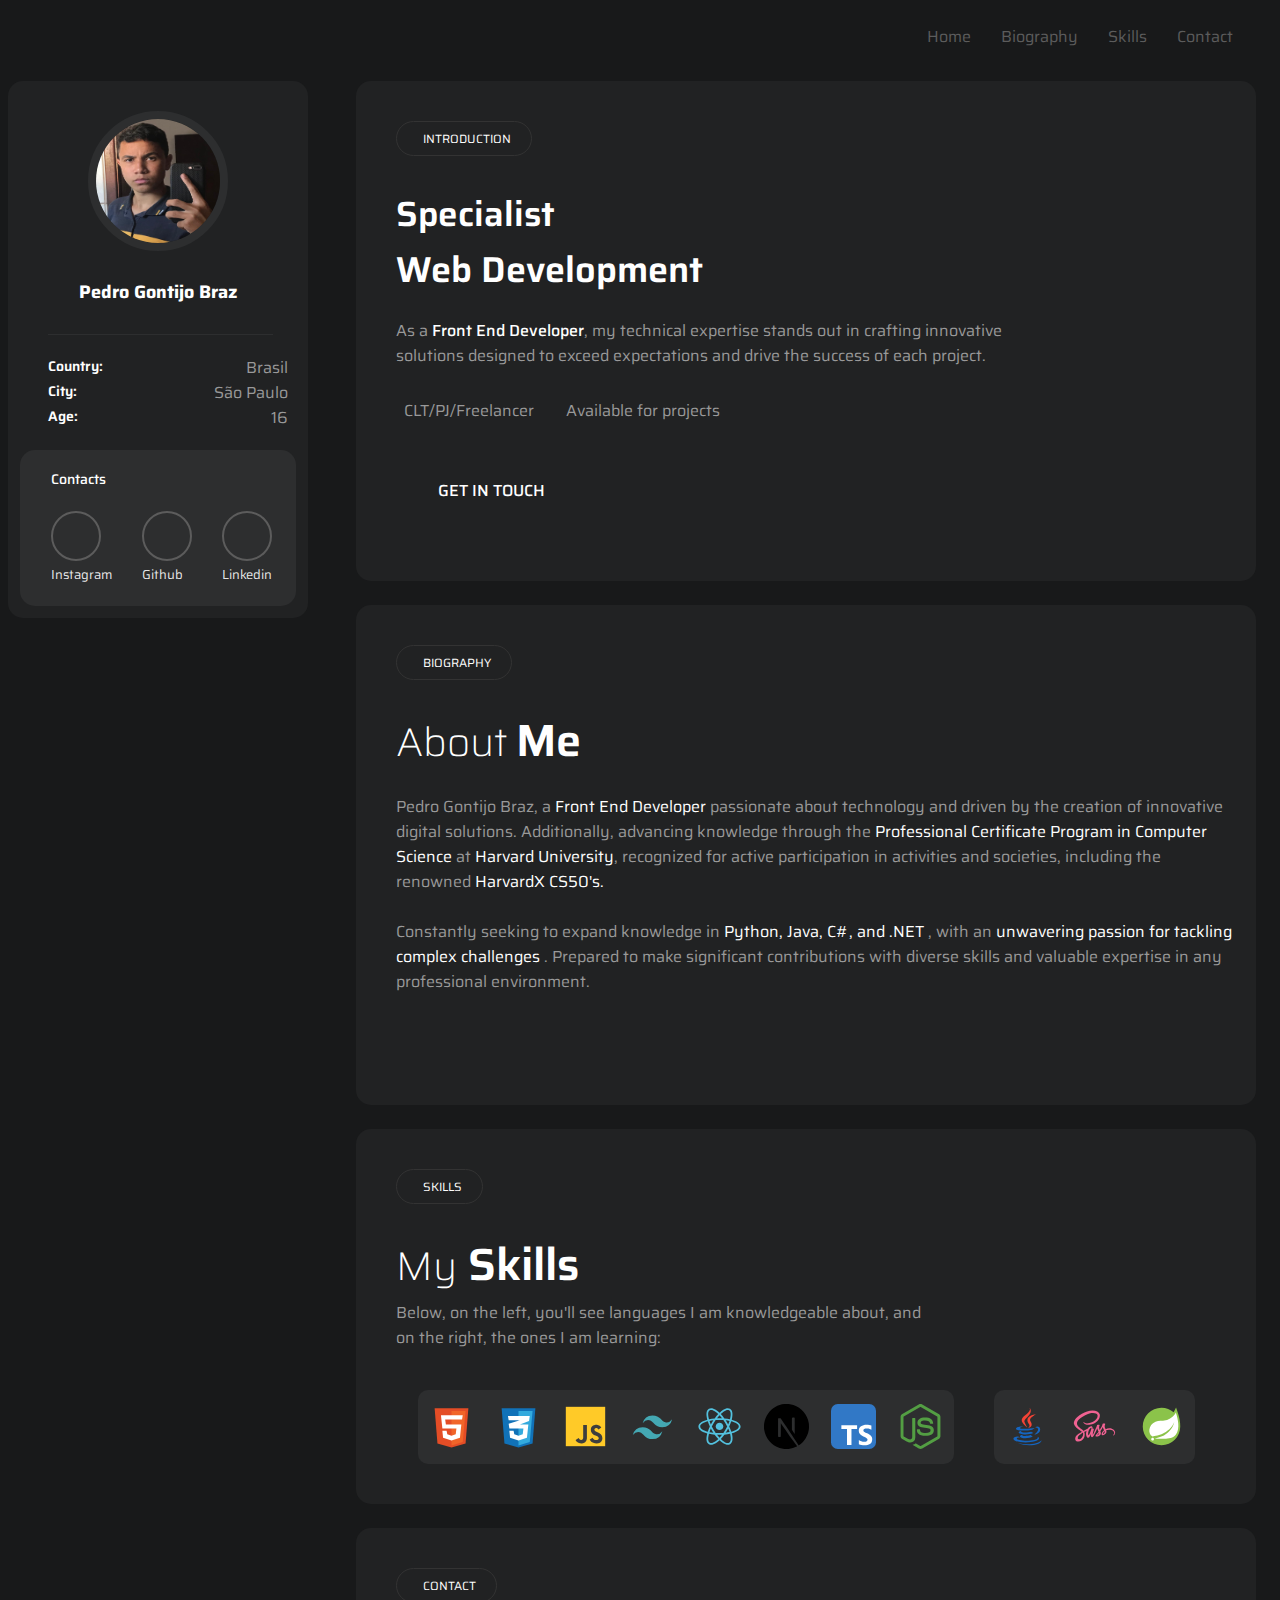
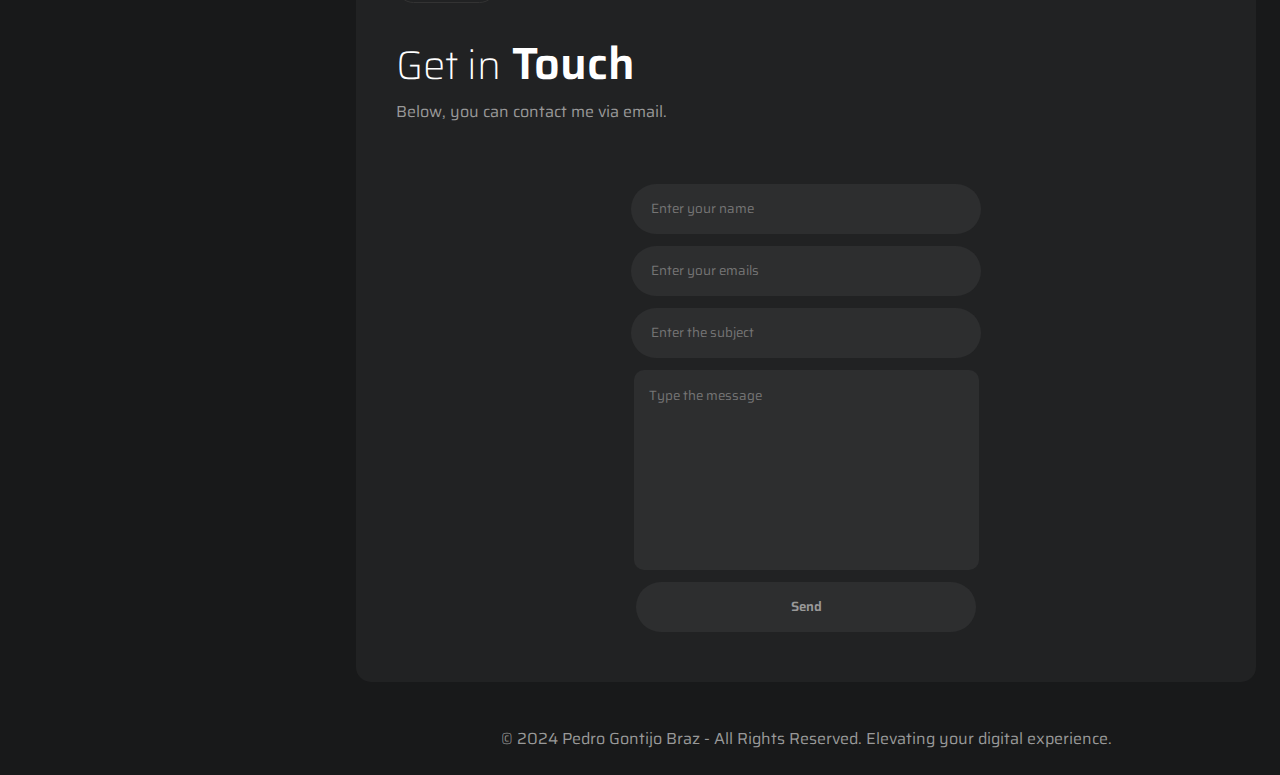
<file: index.html>
<!DOCTYPE html>
<html lang="pt-BR">
  <head>
    <meta charset="UTF-8" />
    <meta name="viewport" content="width=device-width, initial-scale=1.0" />
    <title>Portfólio</title>
    <link rel="stylesheet" href="style.css" />
    <link rel="stylesheet" href="languages.css" />
    <link rel="stylesheet" href="root.css" />
    <link
      rel="stylesheet"
      href="https://cdnjs.cloudflare.com/ajax/libs/font-awesome/6.5.1/css/all.min.css"
      integrity="sha512-DTOQO9RWCH3ppGqcWaEA1BIZOC6xxalwEsw9c2QQeAIftl+Vegovlnee1c9QX4TctnWMn13TZye+giMm8e2LwA=="
      crossorigin="anonymous"
      referrerpolicy="no-referrer"
    />
  </head>
  <body>
    <div class="navbar">
      <i class="fa-solid fa-code"></i>
      <div class="links">
        <a href="#inicio" id="botao1">Home</a>
        <a href="#biografia" id="botao2">Biography</a>
        <a href="#languages" id="botao3">Skills</a>
        <a href="#contato">Contact</a>
        <!-- <a href="projects/projects.html" id="botao4">Projetos</a> -->
      </div>
      <label class="hamburger">
        <input type="checkbox" />
        <svg viewBox="0 0 32 32">
          <path
            class="line line-top-bottom"
            d="M27 10 13 10C10.8 10 9 8.2 9 6 9 3.5 10.8 2 13 2 15.2 2 17 3.8 17 6L17 26C17 28.2 18.8 30 21 30 23.2 30 25 28.2 25 26 25 23.8 23.2 22 21 22L7 22"
          ></path>
          <path class="line" d="M7 16 27 16"></path>
        </svg>
      </label>
    </div>
    <div class="daddy">
      <div class="conteudo">
        <div class="gift-perfil">
          <div class="perfil">
            <a href="#"><img src="assets/foto.jpg" /></a>
            <h6 class="name">Pedro Gontijo Braz</h6>
            <div class="leading-none cd-headline clip is-full-width"></div>
            <div class="separador">
              <div class="separator"></div>
            </div>
          </div>
          <div class="region">
            <ul class="list">
              <li class="flex text-sm">
                <span class="place">Country:</span>
                <span class="lugarb">Brasil</span>
              </li>
              <li class="flex text-sm">
                <span class="place">City:</span>
                <span class="lugari">São Paulo</span>
              </li>
              <li class="flex text-sm">
                <span class="place">Age:</span>
                <span class="lugarid">16</span>
              </li>
            </ul>
          </div>
          <div class="skills">
            <span class="text">Contacts</span>
            <div class="conteudo-skills">
              <div class="habilidades">
                <div id="instagram" class="redes">
                  <a
                    href="https://www.instagram.com/pedr0_br4z/"
                    target="_blank"
                    ><i class="fa-brands fa-instagram"></i
                  ></a>
                </div>
                <div class="text-html">
                  <span>Instagram</span>
                </div>
              </div>
              <div class="habilidades">
                <div id="github" class="redes">
                  <a href="https://github.com/pedrogbraz" target="_blank"
                    ><i class="fa-brands fa-github"></i
                  ></a>
                </div>
                <div class="text-css">
                  <span>Github</span>
                </div>
              </div>
              <div class="habilidades">
                <div id="linkedinh" class="redes">
                  <a
                    href="https://www.linkedin.com/in/pedro-gontijo-braz-7b6014268/"
                    target="_blank"
                    ><i class="fa-brands fa-linkedin"></i
                  ></a>
                </div>
                <div class="text-js">
                  <span>Linkedin</span>
                </div>
              </div>
            </div>
          </div>
        </div>
        <div class="wrapper">
          <div id="inicio" class="container">
            <div class="text">
              <div class="introducao">
                <div class="icons">
                  <button>
                    <i class="fa-solid fa-house"></i> INTRODUCTION
                  </button>
                </div>
              </div>
              <h1>
                Specialist<br />
                <span class="text-theme">Web Development</span>
              </h1>
              <div id="introduct" class="span-container-introduct">
                <div class="test">
                  <span>
                    As a <span class="strong">Front End Developer</span>, my
                    technical expertise stands out in crafting innovative
                    solutions designed to exceed expectations and drive the
                    success of each project.
                  </span>
                </div>
              </div>
              <div class="contratos">
                <span class="clt"
                  ><i class="fa-solid fa-check"></i> CLT/PJ/Freelancer</span
                >
                <span class="disp"
                  ><i class="fa-solid fa-check"></i> Available for
                  projects</span
                >
              </div>
              <div class="button-container">
                <a
                  href="https://api.whatsapp.com/send?phone=5511914494438&text=Olá, vim pelo site e gostaria de mais informações sobre você"
                  target="_blank"
                  rel="noopener no-referrer"
                  ><i class="fa-regular fa-paper-plane"></i> GET IN TOUCH</a
                >
              </div>
            </div>
          </div>
          <div id="biografia" class="container">
            <div class="text">
              <div class="introducao">
                <button><i class="fa-solid fa-user"></i> BIOGRAPHY</button>
              </div>
              <h1>
                About
                <span>Me</span>
              </h1>
              <div class="span-container">
                <p>
                  Pedro Gontijo Braz, a
                  <span class="strong">Front End Developer</span> passionate
                  about technology and driven by the creation of innovative
                  digital solutions. Additionally, advancing knowledge through
                  the
                  <span class="strong"
                    >Professional Certificate Program in Computer Science</span
                  >
                  at <span class="strong">Harvard University</span>, recognized
                  for active participation in activities and societies,
                  including the renowned
                  <span class="strong"> HarvardX CS50's. </span>
                </p>
                <br />
                <p>
                  Constantly seeking to expand knowledge in
                  <span class="strong"> Python, Java, C#, and .NET </span>, with
                  an
                  <span class="strong">
                    unwavering passion for tackling complex challenges </span
                  >. Prepared to make significant contributions with diverse
                  skills and valuable expertise in any professional environment.
                </p>
              </div>
            </div>
          </div>
          <div
            id="languages"
            class="container"
            style="
              height: auto;
              display: flex;
              justify-content: flex-start;
              flex-direction: column;
            "
          >
            <div class="text">
              <div class="introducao">
                <button><i class="fa-solid fa-timeline"></i> SKILLS</button>
              </div>
              <h1>My<span> Skills</span></h1>
              <div class="text-test">
                <div class="text-languages">
                  <span>
                    Below, on the left, you'll see languages I am knowledgeable
                    about, and on the right, the ones I am learning:
                  </span>
                </div>
              </div>
              <div class="skills-languages">
                <div class="languages">
                  <div class="language">
                    <img src="assets/html5.svg" alt="Logo HTML" />
                  </div>
                  <div class="language">
                    <img src="assets/css3.svg" alt="Logo CSS" />
                  </div>
                  <div class="language">
                    <img src="assets/js.svg" alt="Logo JavaScript" />
                  </div>
                  <div class="language">
                    <img src="assets/tailwind.svg" alt="Logo Tailwindcss" />
                  </div>
                  <div class="language">
                    <img src="assets/react.svg" alt="Logo React" />
                  </div>
                  <div class="language">
                    <img src="assets/nextjs.svg" alt="Logo Nextjs" />
                  </div>
                  <div class="language">
                    <img src="assets/typescript.svg" alt="Logo TypeScript" />
                  </div>
                  <div class="language">
                    <img src="assets/nodejs.svg" alt="Logo Nodejs" />
                  </div>
                </div>
                <div class="languages">
                  <div class="language">
                    <img src="assets/java.svg" alt="Logo Java" />
                  </div>
                  <div class="language">
                    <img src="assets/sass.svg" alt="Logo Sass" />
                  </div>
                  <div class="language">
                    <img src="assets/spring.svg" alt="Logo Spring Boot" />
                  </div>
                </div>
              </div>
            </div>
          </div>

          <div
            id="contato"
            class="container"
            style="
              height: auto;
              display: flex;
              justify-content: flex-start;
              flex-direction: column;
            "
          >
            <div class="text">
              <div class="introducao">
                <button>
                  <i class="fa-solid fa-address-book"></i> CONTACT
                </button>
              </div>
              <h1>Get in<span> Touch</span></h1>
              <div class="text-test">
                <div class="text-languages">
                  <span> Below, you can contact me via email. </span>
                </div>
              </div>
              <div class="form-contato">
                <form
                  id="form"
                  action="https://formsubmit.co/pedrobrazdevs@gmail.com"
                  method="POST"
                >
                  <input
                    type="hidden"
                    name="_next"
                    value="http://127.0.0.1:5501/form/sucesso.html"
                  />
                  <input
                    type="text"
                    name="name"
                    placeholder="Enter your name"
                    required
                  />
                  <input
                    type="email"
                    name="email"
                    placeholder="Enter your emails"
                    required
                  />
                  <input
                    type="text"
                    name="subject"
                    placeholder="Enter the subject"
                    required
                  />
                  <textarea
                    name="message"
                    placeholder="Type the message"
                    required
                  ></textarea>
                  <button type="submit">Send</button>
                </form>
              </div>
            </div>
          </div>

          <div>
            <div class="final">
              <div class="footer">
                <p class="text-footer">
                  © 2024
                  <a href="https://github.com/pedrogbraz">Pedro Gontijo Braz</a>
                  - All Rights Reserved. Elevating your digital experience.
                </p>
              </div>
            </div>
          </div>
        </div>
      </div>
    </div>
    <script src="index.js"></script>
  </body>
</html>
</file>
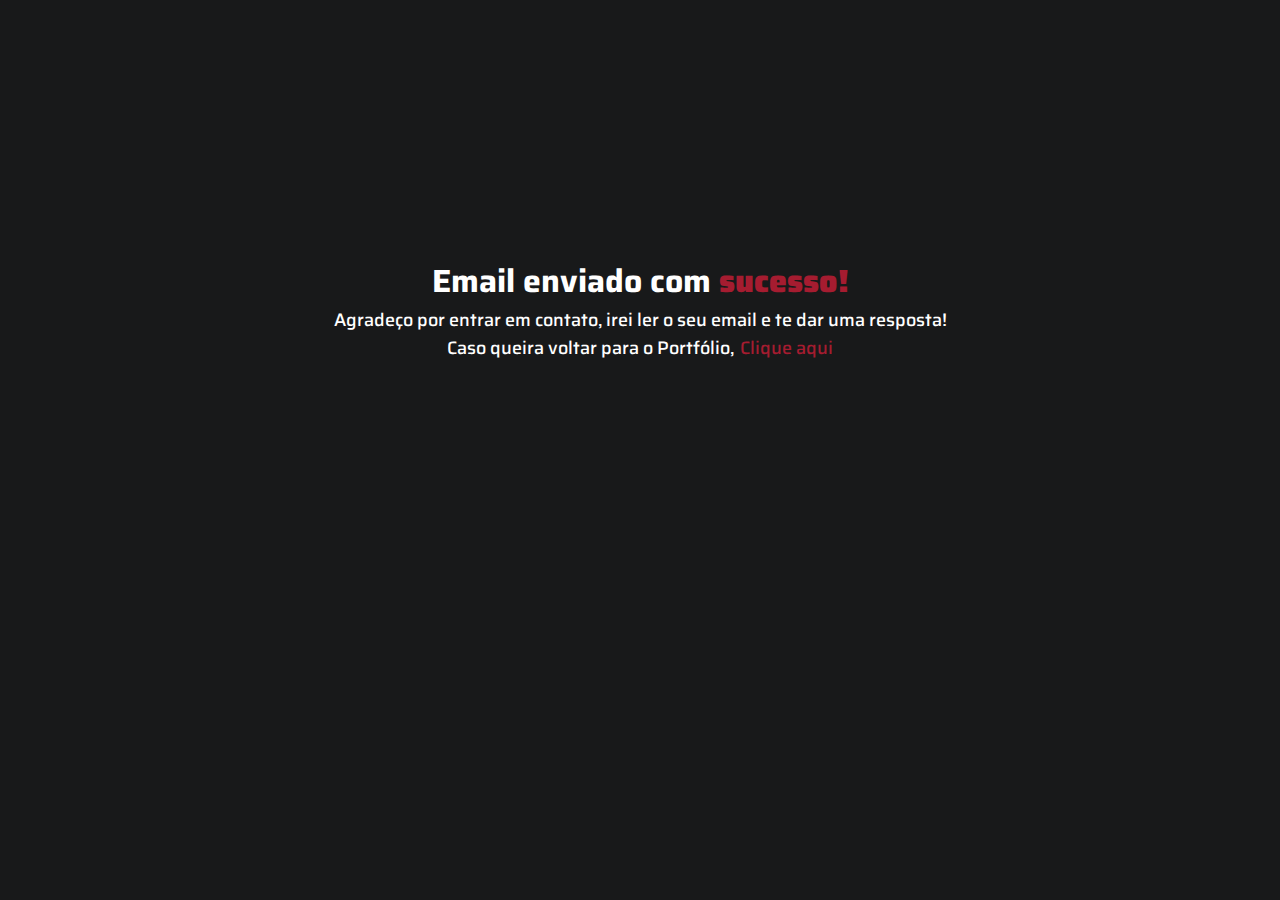
<file: form/sucesso.html>
<!DOCTYPE html>
<html lang="pt-BR">
<head>
    <meta charset="UTF-8">
    <meta name="viewport" content="width=device-width, initial-scale=1.0">
    <title>Email Enviado</title>
    <link rel="stylesheet" href="style.css">
</head>
<body>
    <h1>Email enviado com <strong>sucesso!</strong></h1>
    <p id="agradecimento">Agradeço por entrar em contato, irei ler o seu email e te dar uma resposta!</p>
    <p id="link">Caso queira voltar para o Portfólio, <a href="../index.html">Clique aqui</a></p>
</body>
</html>
</file>
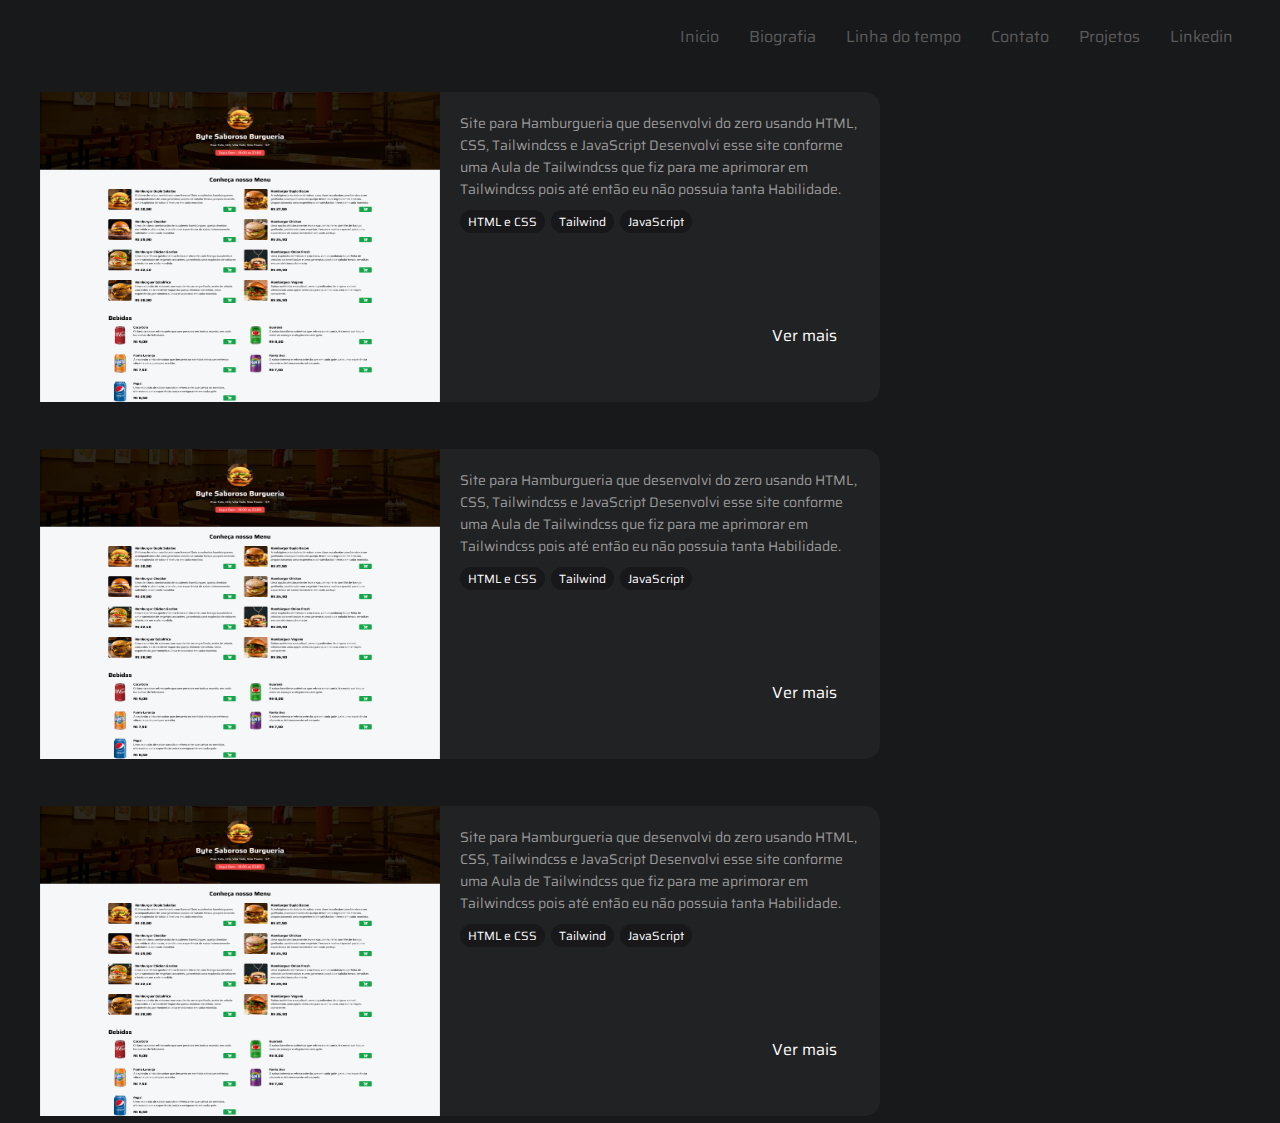
<file: projects/projects.html>
<!DOCTYPE html>
<html lang="pt-BR">
<head>
    <meta charset="UTF-8">
    <meta name="viewport" content="width=device-width, initial-scale=1.0">
    <title>Meus Projetos</title>
    <link rel="stylesheet" href="projects.css">
    <link rel="stylesheet" href="../style.css">
    <link rel="stylesheet" href="../root.css">
</head>
<body>
    <div class="navbar">
        <i class="fa-solid fa-code"></i>
        <div class="links">
            <a href="../index.html" id="botao1">Inicio</a>
            <a href="../index.html#biografia" id="botao2">Biografia</a>
            <a href="../index.html#timeline" id="botao3">Linha do tempo</a>
            <a href="../index.html#contato">Contato</a>
            <a href="projects/projects.html" id="botao4">Projetos</a>
            <a href="https://www.linkedin.com/in/pedro-gontijo-braz-7b6014268/?original_referer=https%3A%2F%2Fwww%2Elinkedin%2Ecom%2F&originalSubdomain=br" class="linkedin" target="_blank" rel="noopener no-referrer" id="botao5">Linkedin</a>
        </div>
        <label class="hamburger">
            <input type="checkbox">
            <svg viewBox="0 0 32 32">
                <path class="line line-top-bottom" d="M27 10 13 10C10.8 10 9 8.2 9 6 9 3.5 10.8 2 13 2 15.2 2 17 3.8 17 6L17 26C17 28.2 18.8 30 21 30 23.2 30 25 28.2 25 26 25 23.8 23.2 22 21 22L7 22"></path>
                <path class="line" d="M7 16 27 16"></path>
            </svg>
        </label>
    </div>
    <div class="myProjects">
        <div class="project01">
            <img class="hamb" src="/assets/hamburgueria.png" alt="">
            <div class="texts">
                <p class="descricao">Site para Hamburgueria que desenvolvi do zero usando HTML, CSS, Tailwindcss e JavaScript
                    Desenvolvi esse site conforme uma Aula de Tailwindcss que fiz para me aprimorar em Tailwindcss pois até então eu não possuia tanta Habilidade.
                </p>
                <div class="badges">
                    <span class="badge-text">HTML e CSS</span>
                    <span class="badge-text">Tailwind</span>
                    <span class="badge-text">JavaScript</span>
                </div>
                <a class="link-projects" href="#">Ver mais</a>
            </div>
        </div>
        <div class="project01">
            <img class="hamb" src="/assets/hamburgueria.png" alt="">
            <div class="texts">
                <p class="descricao">Site para Hamburgueria que desenvolvi do zero usando HTML, CSS, Tailwindcss e JavaScript
                    Desenvolvi esse site conforme uma Aula de Tailwindcss que fiz para me aprimorar em Tailwindcss pois até então eu não possuia tanta Habilidade.
                </p>
                <div class="badges">
                    <span class="badge-text">HTML e CSS</span>
                    <span class="badge-text">Tailwind</span>
                    <span class="badge-text">JavaScript</span>
                </div>
                <a class="link-projects" href="#">Ver mais</a>
            </div>
        </div>
        <div class="project01">
            <img class="hamb" src="/assets/hamburgueria.png" alt="">
            <div class="texts">
                <p class="descricao">Site para Hamburgueria que desenvolvi do zero usando HTML, CSS, Tailwindcss e JavaScript
                    Desenvolvi esse site conforme uma Aula de Tailwindcss que fiz para me aprimorar em Tailwindcss pois até então eu não possuia tanta Habilidade.
                </p>
                <div class="badges">
                    <span class="badge-text">HTML e CSS</span>
                    <span class="badge-text">Tailwind</span>
                    <span class="badge-text">JavaScript</span>
                </div>
                <a class="link-projects" href="#">Ver mais</a>
            </div>
        </div>
        
    </div>
    
</body>
</html>
</file>
<file: style.css>
@import url('https://fonts.googleapis.com/css?family=Chivo:300,300i,400,400i,700,700i,900,900i|Saira+Extra+Condensed:100,200,300,400,500,600,700,800|Saira:100,200,300,400,500,600,700,800');

* {
    font-family: 'Saira', sans-serif;
    margin: 0;
    padding: 0;
    text-decoration: none;

    box-sizing: border-box;
}

html, body {
    height: 100%;
}

body {
    background-color: var(--power__black);
}

/* Coisas da Navbar */

.navbar i.fa-code {
    display: flex;
    align-items: center;
    padding-left: 20px;
    font-size: 1.5em;
    color: var(--color-theme);
    user-select: none;
}

.navbar {
    width: 100%;
    display: flex;
    justify-content: space-between;
    align-items: center;
    padding: 1.5rem 2rem .2rem;
}

.navbar .links {
    display: flex;
    justify-content: center;
    align-items: center;

}

::-webkit-scrollbar {
    display: none;
    }

.navbar .links a {
    position: relative;
    display: flex;
    color: var(--color-text-navbar);
    align-items: center;
    transition: 200ms;
    margin: 0 15px;
}

.navbar .links a::before {
    content: "";
    position: absolute;
    top: 100%;
    left: 0;
    width: 100%;
    height: 1px;
    background: var(--navbar-color);
    transform: scaleX(0);
    transition: transform 200ms;
    transform-origin: right;
}

.navbar a:hover::before {
    transform: scaleX(1);
    transform-origin: left;
}

.navbar a:hover {
    color: var(--navbar-color);
}

.navbar .closeMobileMenu {
    display: none;
}

.hamburger {
  display: none;
  cursor: pointer;
}

.hamburger input {
  display: none;
}

.hamburger svg {
  height: 2.5em;
  transition: transform 600ms cubic-bezier(0.4, 0, 0.2, 1);
}

.line {
  fill: none;
  stroke: var(--color-white);
  stroke-linecap: round;
  stroke-linejoin: round;
  stroke-width: 3;
  transition: stroke-dasharray 600ms cubic-bezier(0.4, 0, 0.2, 1),
  stroke-dashoffset 600ms cubic-bezier(0.4, 0, 0.2, 1);
}

.line-top-bottom {
  stroke-dasharray: 12 63;
}

.hamburger input:checked + svg {
  transform: rotate(-45deg);
}

.hamburger input:checked + svg .line-top-bottom {
 stroke-dasharray: 20 300;
  stroke-dashoffset: -32.42;
}

/* Indicador Introdução */

.introducao {
    margin-top: 40px; 
    margin-left: 20px;
}

.introducao button {
   color: var(--color-white);
   padding: 7px 20px;
   background-color: var(--nightBlack);
   border: 1px solid var(--greyBlack200);
   border-radius: 32px;
   font-size: .75rem;
}

.introducao button i{
    color: var(--color-theme);
 }

 /* Divs Pai */

.daddy {
    width: 100%;
    height: auto;
    display: flex;
    justify-content: center;
    align-items: flex-start;
 }

.conteudo {
    width: 100%;
    display: flex;
    justify-content: center;
    align-items: flex-start;
    margin-top: 1.8rem;
    padding-left: 2rem;
}

.wrapper { 
    width: 100%;
    display: flex;
    flex-direction: column;
    align-items: start;
    justify-content: start;
    gap: 1.5rem;
    padding: 0 3rem;
    padding-bottom: 1.5rem;
}

/* Perfil */

.gift-perfil {
    position: sticky;
    top: 5em;
    padding-top: 30px;
    background-color: var(--nightBlack);
    border-radius: 15px;
    display: flex;
    flex-direction: column;
}


.gift-perfil img {
    border: 8px solid var(--metalBlack);
    border-radius: 50%;
    width: 140px;
    height: 140px;
    cursor: default;
}

.gift-perfil .perfil {
    text-align: center;
}

.perfil .name {
    padding-top: 20px;
    color: var(--color-white);
    font-size: 18px;
}

.type {
    position: sticky;
    display: flex;
    justify-content: center;
 }

.separador {
    margin-top: 28px;
}

.perfil .stack {
    color: var(--color-theme);
    font-size: 14;
    font-weight: 300;
}

.separator {
    width: 75%;
    height: 1px; /* Espessura da linha */
    background-color: var(--metalBlack); /* Cor da linha */
    margin: 20px 0 0 40px; /* Espaçamento acima e abaixo da linha */
}

.list {
    list-style: none;
}

.list .flex {
    width: 100%;
    display: flex;
    justify-content: space-between;
}

.region {
    display: grid;
    margin: 20px;
    width: 260px;
    padding-left: 20px;
}

.region .place {
    color: var(--color-white);
    font-weight: 600;
    font-size: 14px;
}

.lugarb  {
    color: var(--textColor);
}

.lugari  {
    color: var(--textColor);
}

.lugarid  {
    color: var(--textColor);
}

.skills .text {
    color: var(--color-white);
    font-weight: 500;
    font-size: .875rem;
    border: 1px solid #f0f0;
}


.conteudo-skills {
    display: flex;
    justify-content: center;
    gap: 30px;
}

.skills {
    padding: 16px 24px 20px 30px;
    margin: 0 12px 12px;
    background-color: var(--metalBlack);
    border-radius: 15px;
}

.habilidades {
   padding-top: 20px; 
}

.habilidades span {
    font-size: 13px;
    color: #FFFFFFE6;
}

.redes {
    width: 50px;
    height: 50px;
    border: 2.5px solid var(--color-text-navbar);
    background-color: #f000;
    border-radius: 50%; /* para tornar a div uma bolinha */
    color: var(--color-white);
    font-size: 22px;
    text-align: center;
    line-height: 50px; /* para centralizar verticalmente o texto */
    transition: .3s;
  }

  .redes:hover {
    border: 2.5px solid var(--color-theme);
    transform: scale(1.02);
  }

.redes a {
    display: block;
    color: var(--textColor);
    text-decoration: none;
    transition: .3s;
}

.redes a:hover {
    color: var(--color-theme);
}


/* Container Principal */

.container {
    width: 100%;
    height: 500px;
    background-color: var(--nightBlack);
    border-radius: 15px;
    display: flex;
    gap: 140px;
    padding: 0 20px;
}


#inicio h1 {
    font-weight: 600;
    font-size: 35px;
    padding-left: 20px;
    margin-top: 30px;
    color: var(--color-white);
}

#inicio h1 span {
    font-size: 36px;
    color: var(--color-theme);
    font-weight: 600;
}

.container h1 {
    font-size: 40px;
    margin-top: 25px;
    padding-left: 20px;
    font-weight: 200;
    color: var(--color-white);
}

.container h1 span {
    font-size: 45px;
    color: var(--color-theme);
    font-weight: 600;
}

.span-container-introduct {
    display: contents;
    color: var(--textColor);
}

.test {
    width: 655px;
    padding-top: 20px;
    padding-left: 20px;
}

.test .strong {
    color: var(--color-white);
    font-weight: 500;
}

.span-container {
    padding-top: 18px;
    padding-left: 20px;
}

.span-container span {
    color: var(--textColor);
}

.span-container span .strong {
    color: var(--color-white);
}

.span-container p {
    color: var(--textColor);
}

.span-container p .strong {
    color: var(--color-white);
}

.disp {
    padding-left: 20px;
}

.contratos {
    padding: 30px 0 5px 20px;
}

.contratos span{
    color: var(--textColor);
}

.contratos i {
    color: #63E6BE;
}

.container .button-container {
    display: inline-block;
    margin-top: 30px;
    padding: 20px;
    transition: .3s ease;
}

.container .button-container a {
    background-color: var(--color-theme);
    color: var(--color-white);
    border: 0;
    font-weight: 500;
    font-size: 16px;
    padding: 18px 34px;
    border-radius: 45px;
}

.container .button-container:hover {
    transform: scale(1.04);
}


.text-languages {
    padding-left: 20px;
    color: var(--textColor);
    width: 550px;
}

 .title {
    padding-top: 100px;
    text-align: center;
 }

 .title span { 
    font-weight: 200;
    color: var(--color-white);
    font-size: 36px;
 }

 .title h1 {
    font-weight: 600;
    color: var(--color-theme);
    font-size: 36px;
 }

 /* Formulario de Contato */

 .form-contato {
    display: flex;
    flex-direction: column;
    align-items: center;
    margin-top: 60px;
    margin-bottom: 50px;
 }

 #form {
    display: flex;
    flex-direction: column;
    justify-content: center;
    align-items: center;
    gap: 12px;
 }

 #form input {
    background: var(--metalBlack);
    color: var(--color-white);
    border-radius: 50px;
    border: none;
    padding: 10px 10px 10px 20px;
    width: 350px;
    height: 50px;
    outline: none;
 }

 #form input:hover {
    border: 1px solid var(--color-text-navbar);
 }


 #form textarea {
    background: var(--metalBlack);
    border-radius: 10px;
    width: 345px;
    height: 200px;
    padding: 15px;
    border: none;
    resize: none;
    color: var(--color-white);
    outline: none;
 }

 #form textarea:hover {
    border: 1px solid var(--color-text-navbar);
 }

 

 #form button {
    font-weight: 600;
    width: 340px;
    height: 50px;
    background: var(--metalBlack);
    border: none;
    border-radius: 50px;
    color: var(--textColor);
    cursor: pointer;
 }

 #form button:hover {
    border: 1px solid var(--color-theme);
    color: var(--color-theme);
 }

 /* Footer */

 .footer {
    padding-top: 20px;
 }

 .footer .text-footer {
    color: var(--textColor);
 }

 .footer a {
    color: var(--textColor);
 }

 .footer a:hover {
    color: var(--color-theme);
 }

.footer {
    width: 900px;
    text-align: center;
}


 @media (max-width: 986px) {

    .footer {
        /* width: 800px; */
        text-align: center;
    }
    
    .gift-perfil {
        width: 85%;
        top: 2em;
    }

    .type {
        display: none;
     }

    .separador {
        padding-left: 50px;
        padding-bottom: 20px;
    }

    .gift-perfil .region {
        display: contents;
        text-align: center;
    }

    .gift-perfil .list {
        padding-left: 25px;
    }

    .gift-perfil .lugarb {
        padding-right: 20px;
    }

    .gift-perfil .lugarid {
        padding-right: 20px;
    }

    .gift-perfil .lugari {
        padding-right: 20px;
    }

    .skills {
        margin-top: 20px;
    }

    .navbar .links {
        position: fixed;
        top: 0;
        left: 0;
        width: 100%;
        height: 100%;
        display: flex;
        justify-content: flex-start;
        align-items: center;
        flex-direction: column;
        background: var(--color-background-gray);
        padding: 1.5rem;
        padding-top: 4rem;
        transform: translateX(150%);
        transition: 300ms ease;
        z-index: 9999;
    }

    .navbar .links.show {
        transform: translateX(0);
    }

    .navbar .links * {
        margin: 10px 0;
    }

    .navbar .links a {
        width: 100%;
        padding: 10px 0;
        border-bottom: 1px solid var(--greyBlack200);
    }

    .navbar .links button {
        width: 100% !important;
    }

    .navbar .closeMobileMenu {
        position: absolute;
        top: 1rem;
        right: 1rem;
        color: var(--color-white);
        font-size: 2em;
    }

    .button-container {
        margin-bottom: 40px;
    }


    .hamburger {
        display: block;
        z-index: 9999999;
      }

    .conteudo {
        align-items: center;
        flex-direction: column;
        padding: 1.5rem 0;
    }

    .wrapper {
        max-width: 100%;
        align-items: center;
        padding: 2rem;
        margin-top: 2rem;
        overflow: hidden;
    }

    .test {
        width: 500px;
        padding-top: 20px;
        padding-left: 20px;
    }

    .gift-perfil {
        position: relative;
    }

    .container {
        width: 100%;
        max-width: 100%;
        height: auto;
    }
 }

 @media (max-width: 800px) { 
    .footer {
        width: 500px;
    }
 }

@media (max-width: 699px) { 
    .text-languages {
        margin-bottom: 40px;
    }
 }

 @media (max-width: 625px) {
    .text-languages {
        width: 350px;
        padding-top: 20px;
        padding-left: 20px;
    }
 }
 @media (max-width: 592px) {
    .test {
        width: 300px;
        padding-top: 20px;
        padding-left: 20px;
    }
 } 
 @media (max-width: 500px) {
    .footer {
        width: 270px;
    }
 }
 @media (max-width: 465px) {
    .text-languages {
        max-width: 300px;
        padding-top: 20px;
        padding-left: 20px;
    }
    #form input {
        width: 300px;
     }

     #form textarea {
        width: 295px;
     }
     #form button {
        width: 300px;
     }
 }
 @media (max-width: 406px) {

    .separador {
        padding-right: 50px;
        padding-bottom: 20px;
    }

    .gift-perfil {
        width: 85%;
    }

    .gift-perfil .region {
        display: contents;
        text-align: center;
    }

    .gift-perfil .lugarb {
        padding-right: 20px;
    }

    .gift-perfil .lugarid {
        padding-right: 20px;
    }

    .gift-perfil .lugari {
        padding-right: 20px;
    }

    .text-languages {
        padding-top: 20px;
        width: 250px;
    }

    .skills {
        margin-top: 20px;
    }

    #inicio h1 {
        text-align: start;
        font-weight: 600;
        font-size: 24px;
        padding-left: 20px;
        margin-top: 30px;
        color: var(--color-white);
    }
    
    #inicio h1 span {
        text-align: start;
        font-size: 24px;
        color: var(--color-theme);
        font-weight: 500;
        padding-right: 20px
    }

    .test {
        width: 250px;
        padding-top: 20px;
        padding-left: 20px;
    }

    #introduct {
        padding: 20px 40px 0 20px;
    }

    .button-container {
        width: 280px;
    }

    .container .button-container a {
        font-size: 14px;
    }
}

@media (max-width: 360px) {

    .text-languages {
        display: none;
    }
}
</file>
<file: languages.css>
.skills-languages {
  display: flex;
  align-items: center;
  justify-content: center;
}

.testeesss {
  display: flex;
  flex-direction: column;
}

.languages {
  margin: 40px 20px;
  display: inline-flex;
  gap: 20px;
  justify-content: center;
  align-items: center;
  background: var(--metalBlack);
  padding: 14px 10px 8px 10px;
  border-radius: 10px;
}

.language {
  transition: 0.3s;
}

.language:hover {
  transform: translateY(-8px);
}

.language img {
  width: 47px;
  height: 45px;
}

@media (max-width: 986px) {
  .languages {
    margin: 40px 10px;
    padding: 14px 8px 8px 8px;
  }
}

@media (max-width: 955px) {
  .language img {
    width: 38px;
    height: 36px;
  }
}
@media (max-width: 849px) {
  .language img {
    width: 32px;
    height: 30px;
  }
}
@media (max-width: 779px) {
  .language img {
    width: 30px;
    height: 28px;
  }
  .languages {
    gap: 15px;
  }
}
@media (max-width: 704px) {
  .language img {
    width: 26px;
    height: 24px;
  }
  .languages {
    gap: 10px;
  }
}
@media (max-width: 699px) {
  .skills-languages {
    display: flex;
    flex-direction: column;
    margin-bottom: 30px;
  }
  .language img {
    width: 28px;
    height: 26px;
  }
  .languages {
    margin: 10px;
    gap: 12px;
  }
}
@media (max-width: 467px) {
  .language img {
    width: 25px;
    height: 23px;
  }
}
</file>
<file: root.css>
:root {
    --color-black: #000000;
    --color-background-gray: #111011;
    --color-background-black: #0F0E0F;
    --color-white: #ffffff;
    --color-red-theme: #a51c30;
    --color-text-navbar: #5C5C5C;
    --nightBlack: #212223;
    --textColor: #999999;
    --power__black: #18191A;
    --metalBlack: #2d2e2f;
    --greyBlack200: #333333;
    --color-rocketseat: #8257e5;
}
</file>
<file: form/style.css>
@import url('https://fonts.googleapis.com/css?family=Chivo:300,300i,400,400i,700,700i,900,900i|Saira+Extra+Condensed:100,200,300,400,500,600,700,800|Saira:100,200,300,400,500,600,700,800');

:root {
    --color-black: #000000;
    --color-background-gray: #111011;
    --color-background-black: #0F0E0F;
    --color-white: #ffffff;
    --color-red-theme: #a51c30;
    --color-text-navbar: #5C5C5C;
    --nightBlack: #212223;
    --textColor: #999999;
    --power__black: #18191A;
    --metalBlack: #2d2e2f;
    --greyBlack200: #333333;
    --color-rocketseat: #8257e5;
}

* {
    font-family: 'Saira', sans-serif;
    margin: 0;
    padding: 0;
    text-decoration: none;
    box-sizing: border-box;
}

body {
    background: var(--power__black);
}

h1 {
    margin-top: 20%;
    text-align: center;
    color: var(--color-white);
}

strong {
    color: var(--color-red-theme);
}

#agradecimento {
    text-align: center;
    color: var(--color-white);
    font-size: 18px;
    font-weight: 500;
}

#link {
    display: flex;
    justify-content: center;
    color: var(--color-white);
    font-size: 18px;
    font-weight: 500;
}

#link a {
    text-decoration: none;
    padding-left: 6px;
    color: var(--color-red-theme);
}
</file>
<file: projects/projects.css>
.hamb {
    width: 400px;
    height: 310px;
}

.project01 {
    margin-left: 40px;
    margin-top: 40px;
    display: inline-flex;
    border-radius: 15px;
    background: var(--nightBlack);
}

.project01 .texts {
    display: flex;
    flex-direction: column;
    justify-content: start;
    align-items: start;
    padding: 20px;
}

.project01 p {
    color: var(--textColor);
    font-size: 14px;
    width: 400px;
}

.badges {
    display: flex;
    gap: 6px;
}

.badge-text {
    margin-top: 10px;
    color: white;
    font-size: 12px;
    background: #18181B;
    padding: 2px 8px 2px 8px;
    border-radius: 50px;
}

.link-projects {
    margin-left: 75%;
    margin-top: 22%;
    background: var(--color-theme);
    color: white;
    padding: 2px 12px;
    border-radius: 50px;
}
</file>
